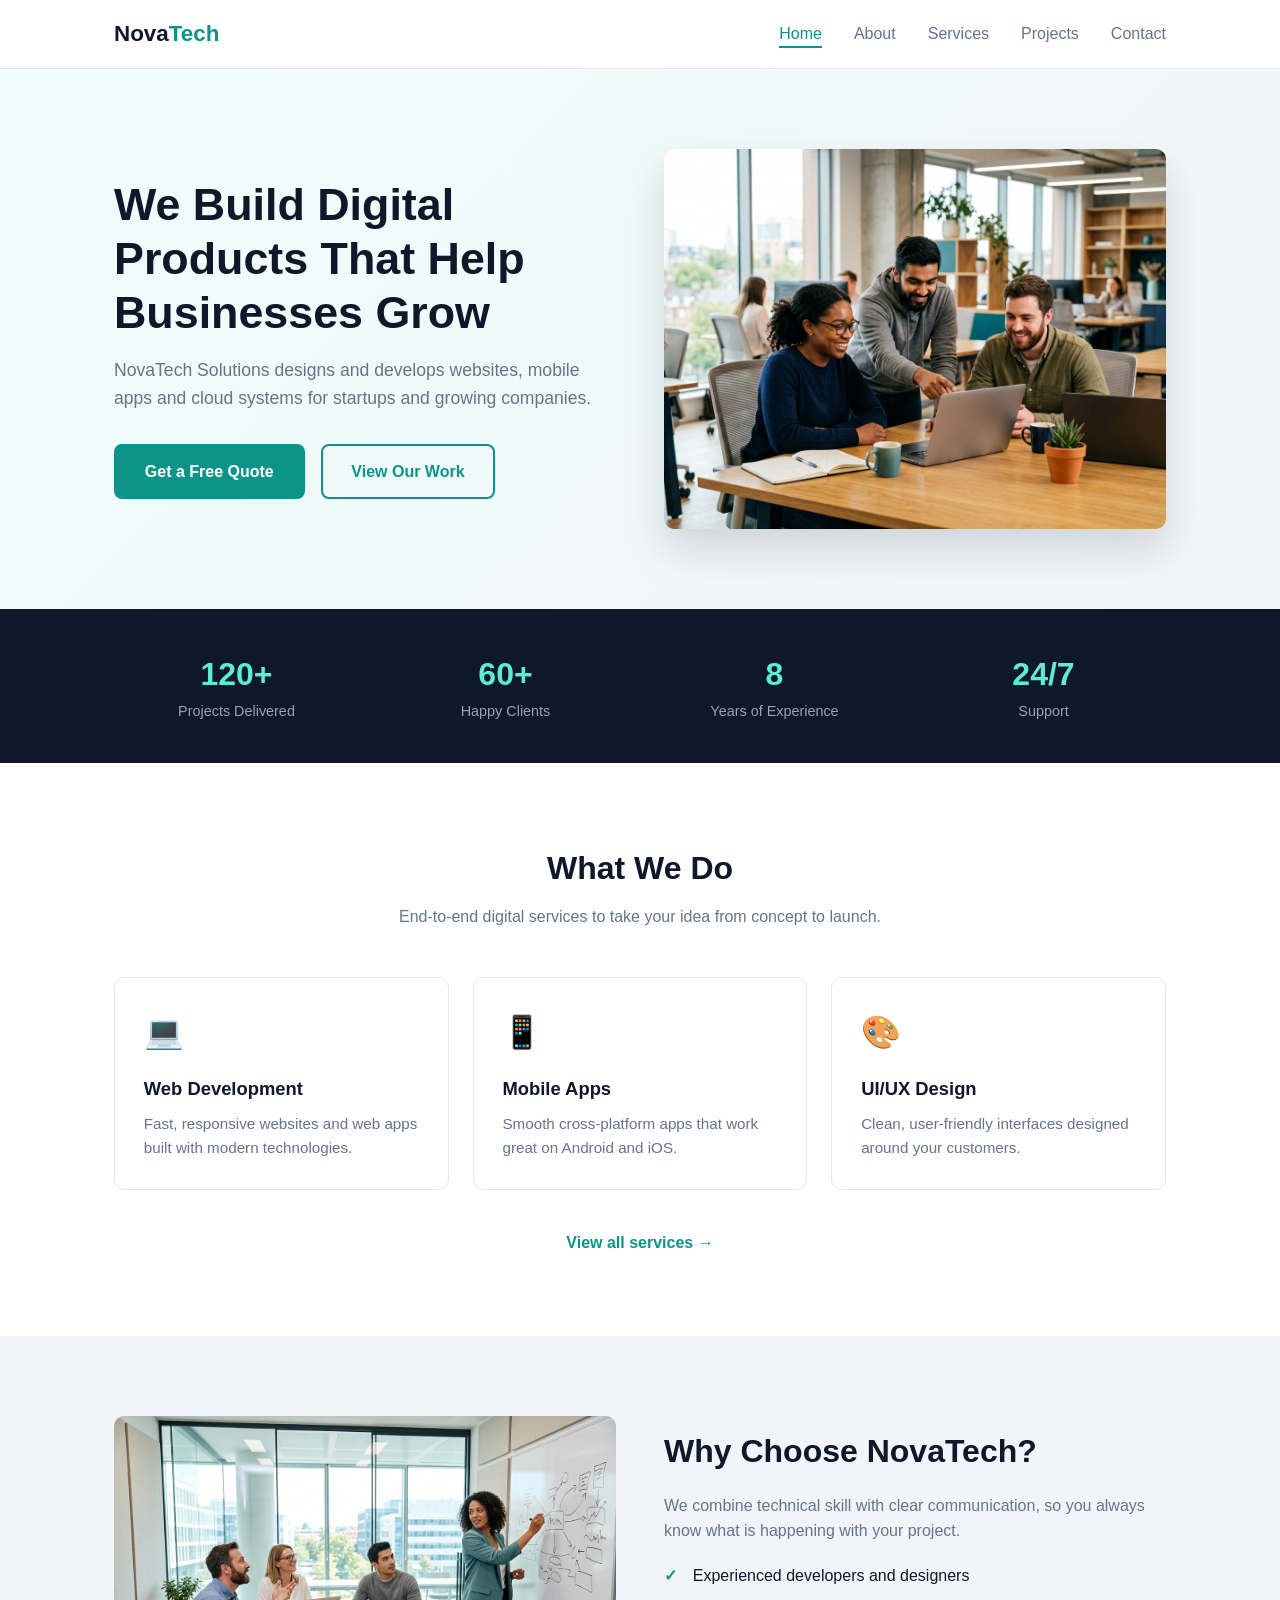
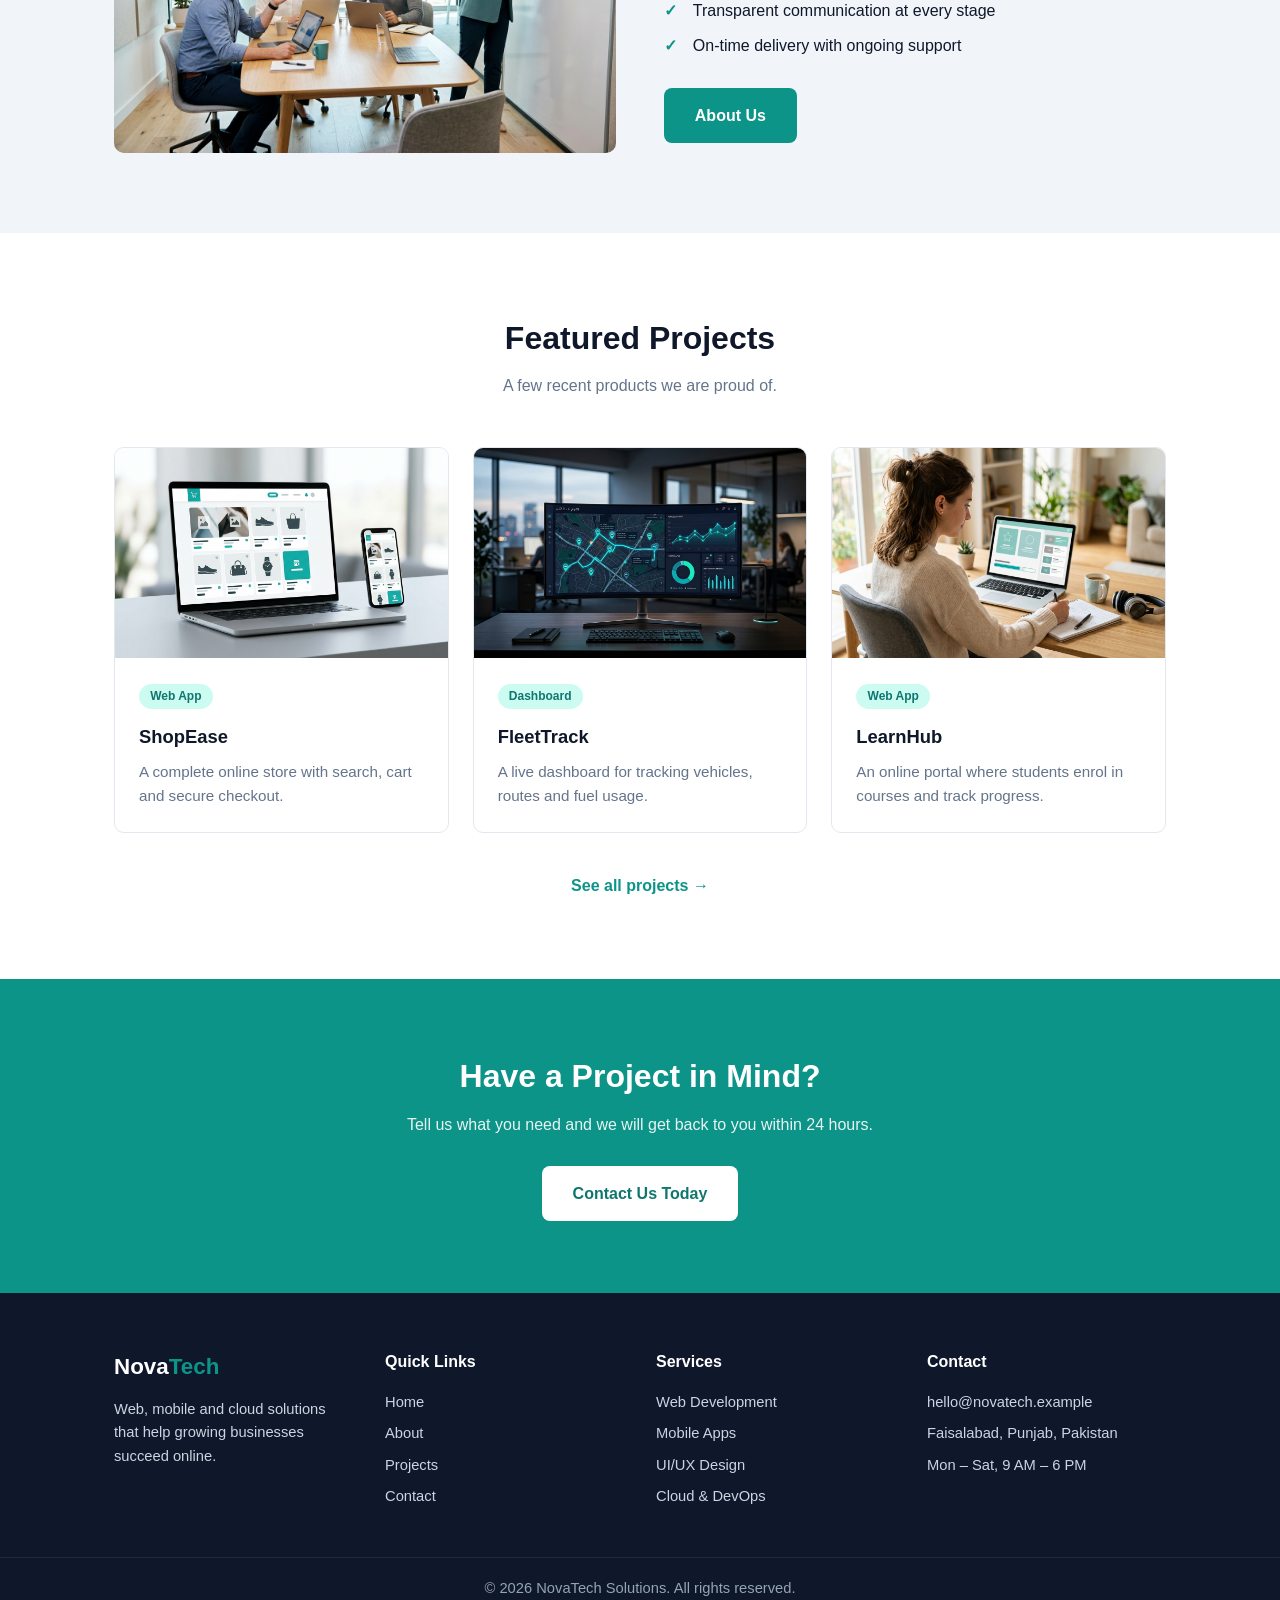
<file: index.html>
<!DOCTYPE html>
<html lang="en">

<head>
    <meta charset="UTF-8">
    <meta name="viewport" content="width=device-width, initial-scale=1.0">
    <meta name="description" content="NovaTech Solutions - web, mobile and cloud solutions for growing businesses.">
    <title>NovaTech Solutions | Home</title>
    <link rel="stylesheet" href="style/style.css">
</head>

<body>

    <header class="site-header">
        <div class="container nav">
            <a href="index.html" class="logo">Nova<span>Tech</span></a>
            <button class="menu-btn" id="menuBtn" aria-label="Toggle menu">☰</button>
            <nav>
                <ul class="nav-links" id="navLinks">
                    <li><a href="index.html">Home</a></li>
                    <li><a href="about.html">About</a></li>
                    <li><a href="services.html">Services</a></li>
                    <li><a href="projects.html">Projects</a></li>
                    <li><a href="contact.html">Contact</a></li>
                </ul>
            </nav>
        </div>
    </header>

    <main>
        <section class="hero">
            <div class="container hero-grid">
                <div>
                    <h1>We Build Digital Products That Help Businesses Grow</h1>
                    <p>NovaTech Solutions designs and develops websites, mobile apps and cloud systems for startups and
                        growing companies.</p>
                    <div class="hero-buttons">
                        <a href="contact.html" class="btn btn-primary">Get a Free Quote</a>
                        <a href="projects.html" class="btn btn-outline">View Our Work</a>
                    </div>
                </div>
                <img src="images/hero.jpg" alt="NovaTech team working together in a modern office" class="hero-img">
            </div>
        </section>
        <section class="stats">
            <div class="container grid">
                <div>
                    <h3>120+</h3>
                    <p>Projects Delivered</p>
                </div>
                <div>
                    <h3>60+</h3>
                    <p>Happy Clients</p>
                </div>
                <div>
                    <h3>8</h3>
                    <p>Years of Experience</p>
                </div>
                <div>
                    <h3>24/7</h3>
                    <p>Support</p>
                </div>
            </div>
        </section>

        <!-- Services preview -->
        <section class="section">
            <div class="container">
                <div class="section-title">
                    <h2>What We Do</h2>
                    <p>End-to-end digital services to take your idea from concept to launch.</p>
                </div>
                <div class="grid">
                    <div class="card">
                        <div class="card-icon">💻</div>
                        <h3>Web Development</h3>
                        <p>Fast, responsive websites and web apps built with modern technologies.</p>
                    </div>
                    <div class="card">
                        <div class="card-icon">📱</div>
                        <h3>Mobile Apps</h3>
                        <p>Smooth cross-platform apps that work great on Android and iOS.</p>
                    </div>
                    <div class="card">
                        <div class="card-icon">🎨</div>
                        <h3>UI/UX Design</h3>
                        <p>Clean, user-friendly interfaces designed around your customers.</p>
                    </div>
                </div>
                <p class="section-link"><a href="services.html" class="link-arrow">View all services →</a></p>
            </div>
        </section>

        <!-- Why choose us -->
        <section class="section bg-light">
            <div class="container split">
                <img src="images/about.jpg" alt="NovaTech team in a planning meeting" class="rounded">
                <div>
                    <h2>Why Choose NovaTech?</h2>
                    <p>We combine technical skill with clear communication, so you always know what is happening with
                        your project.</p>
                    <ul class="check-list">
                        <li>Experienced developers and designers</li>
                        <li>Transparent communication at every stage</li>
                        <li>On-time delivery with ongoing support</li>
                    </ul>
                    <a href="about.html" class="btn btn-primary">About Us</a>
                </div>
            </div>
        </section>

        <!-- Featured projects -->
        <section class="section">
            <div class="container">
                <div class="section-title">
                    <h2>Featured Projects</h2>
                    <p>A few recent products we are proud of.</p>
                </div>
                <div class="grid">
                    <article class="card project-card">
                        <img src="images/project1.jpg" alt="ShopEase online store">
                        <div class="card-body">
                            <span class="tag">Web App</span>
                            <h3>ShopEase</h3>
                            <p>A complete online store with search, cart and secure checkout.</p>
                        </div>
                    </article>
                    <article class="card project-card">
                        <img src="images/project2.jpg" alt="FleetTrack dashboard">
                        <div class="card-body">
                            <span class="tag">Dashboard</span>
                            <h3>FleetTrack</h3>
                            <p>A live dashboard for tracking vehicles, routes and fuel usage.</p>
                        </div>
                    </article>
                    <article class="card project-card">
                        <img src="images/project3.jpg" alt="LearnHub learning portal">
                        <div class="card-body">
                            <span class="tag">Web App</span>
                            <h3>LearnHub</h3>
                            <p>An online portal where students enrol in courses and track progress.</p>
                        </div>
                    </article>
                </div>
                <p class="section-link"><a href="projects.html" class="link-arrow">See all projects →</a></p>
            </div>
        </section>

        <!-- Call to action -->
        <section class="cta">
            <div class="container">
                <h2>Have a Project in Mind?</h2>
                <p>Tell us what you need and we will get back to you within 24 hours.</p>
                <a href="contact.html" class="btn btn-light">Contact Us Today</a>
            </div>
        </section>


    </main>

    <footer class="site-footer">
        <div class="container footer-grid">
            <div>
                <a href="index.html" class="logo">Nova<span>Tech</span></a>
                <p>Web, mobile and cloud solutions that help growing businesses succeed online.</p>
            </div>
            <div>
                <h4>Quick Links</h4>
                <ul>
                    <li><a href="index.html">Home</a></li>
                    <li><a href="about.html">About</a></li>
                    <li><a href="projects.html">Projects</a></li>
                    <li><a href="contact.html">Contact</a></li>
                </ul>
            </div>
            <div>
                <h4>Services</h4>
                <ul>
                    <li><a href="services.html">Web Development</a></li>
                    <li><a href="services.html">Mobile Apps</a></li>
                    <li><a href="services.html">UI/UX Design</a></li>
                    <li><a href="services.html">Cloud &amp; DevOps</a></li>
                </ul>
            </div>
            <div>
                <h4>Contact</h4>
                <p>hello@novatech.example</p>
                <p>Faisalabad, Punjab, Pakistan</p>
                <p>Mon – Sat, 9 AM – 6 PM</p>
            </div>
        </div>
        <div class="footer-bottom">
            <p>&copy; <span id="year"></span> NovaTech Solutions. All rights reserved.</p>
        </div>
    </footer>

    <script src="js/script.js"></script>
</body>

</html>
</file>
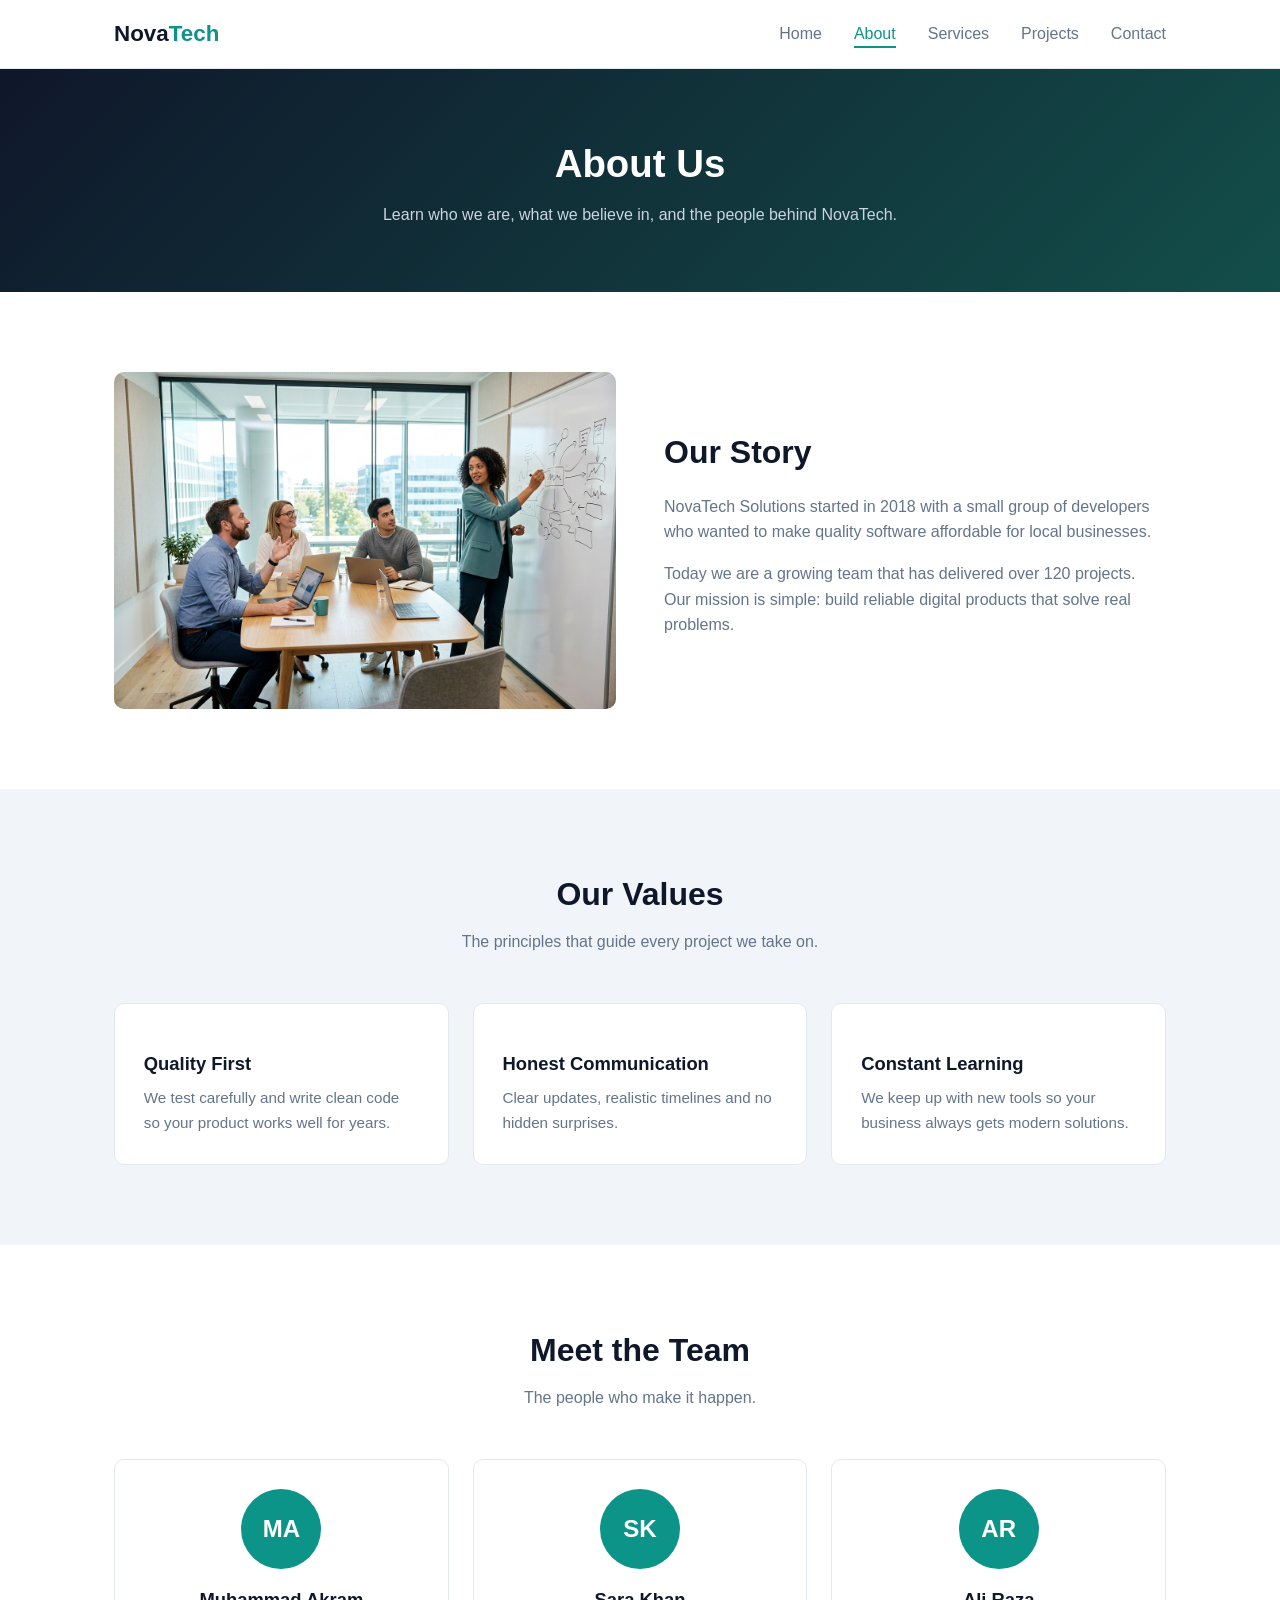
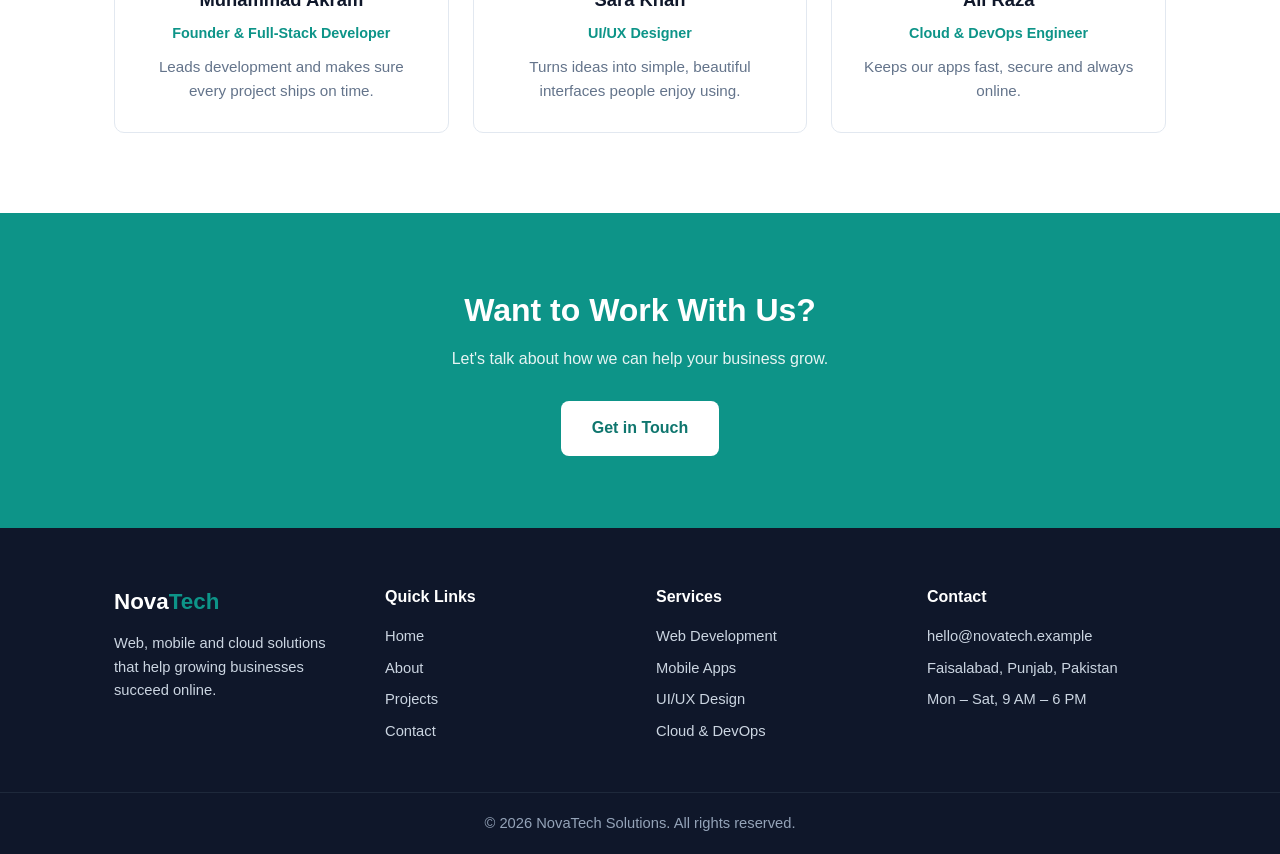
<file: about.html>
<!DOCTYPE html>
<html lang="en">

<head>
    <meta charset="UTF-8">
    <meta name="viewport" content="width=device-width, initial-scale=1.0">
    <meta name="description" content="NovaTech Solutions - web, mobile and cloud solutions for growing businesses.">
    <title>About Us | NovaTech Solutions</title>
    <link rel="stylesheet" href="style/style.css">
</head>

<body>

    <header class="site-header">
        <div class="container nav">
            <a href="index.html" class="logo">Nova<span>Tech</span></a>
            <button class="menu-btn" id="menuBtn" aria-label="Toggle menu">☰</button>
            <nav>
                <ul class="nav-links" id="navLinks">
                    <li><a href="index.html">Home</a></li>
                    <li><a href="about.html" class="active">About</a></li>
                    <li><a href="services.html">Services</a></li>
                    <li><a href="projects.html">Projects</a></li>
                    <li><a href="contact.html">Contact</a></li>
                </ul>
            </nav>
        </div>
    </header>

    <main>
        <section class="page-header">
            <div class="container">
                <h1>About Us</h1>
                <p>Learn who we are, what we believe in, and the people behind NovaTech.</p>
            </div>
        </section>

        <section class="section">
            <div class="container split">
                <img src="images/about.jpg" alt="NovaTech team in a planning meeting" class="rounded">
                <div>
                    <h2>Our Story</h2>
                    <p>NovaTech Solutions started in 2018 with a small group of developers who wanted to make quality
                        software affordable for local businesses.</p>
                    <p>Today we are a growing team that has delivered over 120 projects. Our mission is simple: build
                        reliable digital products that solve real problems.</p>
                </div>
            </div>
        </section>

        <section class="section bg-light">
            <div class="container">
                <div class="section-title">
                    <h2>Our Values</h2>
                    <p>The principles that guide every project we take on.</p>
                </div>
                <div class="grid">
                    <div class="card">
                        <div class="card-icon"></div>
                        <h3>Quality First</h3>
                        <p>We test carefully and write clean code so your product works well for years.</p>
                    </div>
                    <div class="card">
                        <div class="card-icon"></div>
                        <h3>Honest Communication</h3>
                        <p>Clear updates, realistic timelines and no hidden surprises.</p>
                    </div>
                    <div class="card">
                        <div class="card-icon"></div>
                        <h3>Constant Learning</h3>
                        <p>We keep up with new tools so your business always gets modern solutions.</p>
                    </div>
                </div>
            </div>
        </section>

        <section class="section">
            <div class="container">
                <div class="section-title">
                    <h2>Meet the Team</h2>
                    <p>The people who make it happen.</p>
                </div>
                <div class="grid">
                    <div class="card team-card">
                        <div class="avatar">MA</div>
                        <h3>Muhammad Akram</h3>
                        <p class="role">Founder &amp; Full-Stack Developer</p>
                        <p>Leads development and makes sure every project ships on time.</p>
                    </div>
                    <div class="card team-card">
                        <div class="avatar">SK</div>
                        <h3>Sara Khan</h3>
                        <p class="role">UI/UX Designer</p>
                        <p>Turns ideas into simple, beautiful interfaces people enjoy using.</p>
                    </div>
                    <div class="card team-card">
                        <div class="avatar">AR</div>
                        <h3>Ali Raza</h3>
                        <p class="role">Cloud &amp; DevOps Engineer</p>
                        <p>Keeps our apps fast, secure and always online.</p>
                    </div>
                </div>
            </div>
        </section>

        <section class="cta">
            <div class="container">
                <h2>Want to Work With Us?</h2>
                <p>Let's talk about how we can help your business grow.</p>
                <a href="contact.html" class="btn btn-light">Get in Touch</a>
            </div>
        </section>
    </main>

    <footer class="site-footer">
        <div class="container footer-grid">
            <div>
                <a href="index.html" class="logo">Nova<span>Tech</span></a>
                <p>Web, mobile and cloud solutions that help growing businesses succeed online.</p>
            </div>
            <div>
                <h4>Quick Links</h4>
                <ul>
                    <li><a href="index.html">Home</a></li>
                    <li><a href="about.html">About</a></li>
                    <li><a href="projects.html">Projects</a></li>
                    <li><a href="contact.html">Contact</a></li>
                </ul>
            </div>
            <div>
                <h4>Services</h4>
                <ul>
                    <li><a href="services.html">Web Development</a></li>
                    <li><a href="services.html">Mobile Apps</a></li>
                    <li><a href="services.html">UI/UX Design</a></li>
                    <li><a href="services.html">Cloud &amp; DevOps</a></li>
                </ul>
            </div>
            <div>
                <h4>Contact</h4>
                <p>hello@novatech.example</p>
                <p>Faisalabad, Punjab, Pakistan</p>
                <p>Mon – Sat, 9 AM – 6 PM</p>
            </div>
        </div>
        <div class="footer-bottom">
            <p>&copy; <span id="year"></span> NovaTech Solutions. All rights reserved.</p>
        </div>
    </footer>

    <script src="js/script.js"></script>
</body>

</html>
</file>
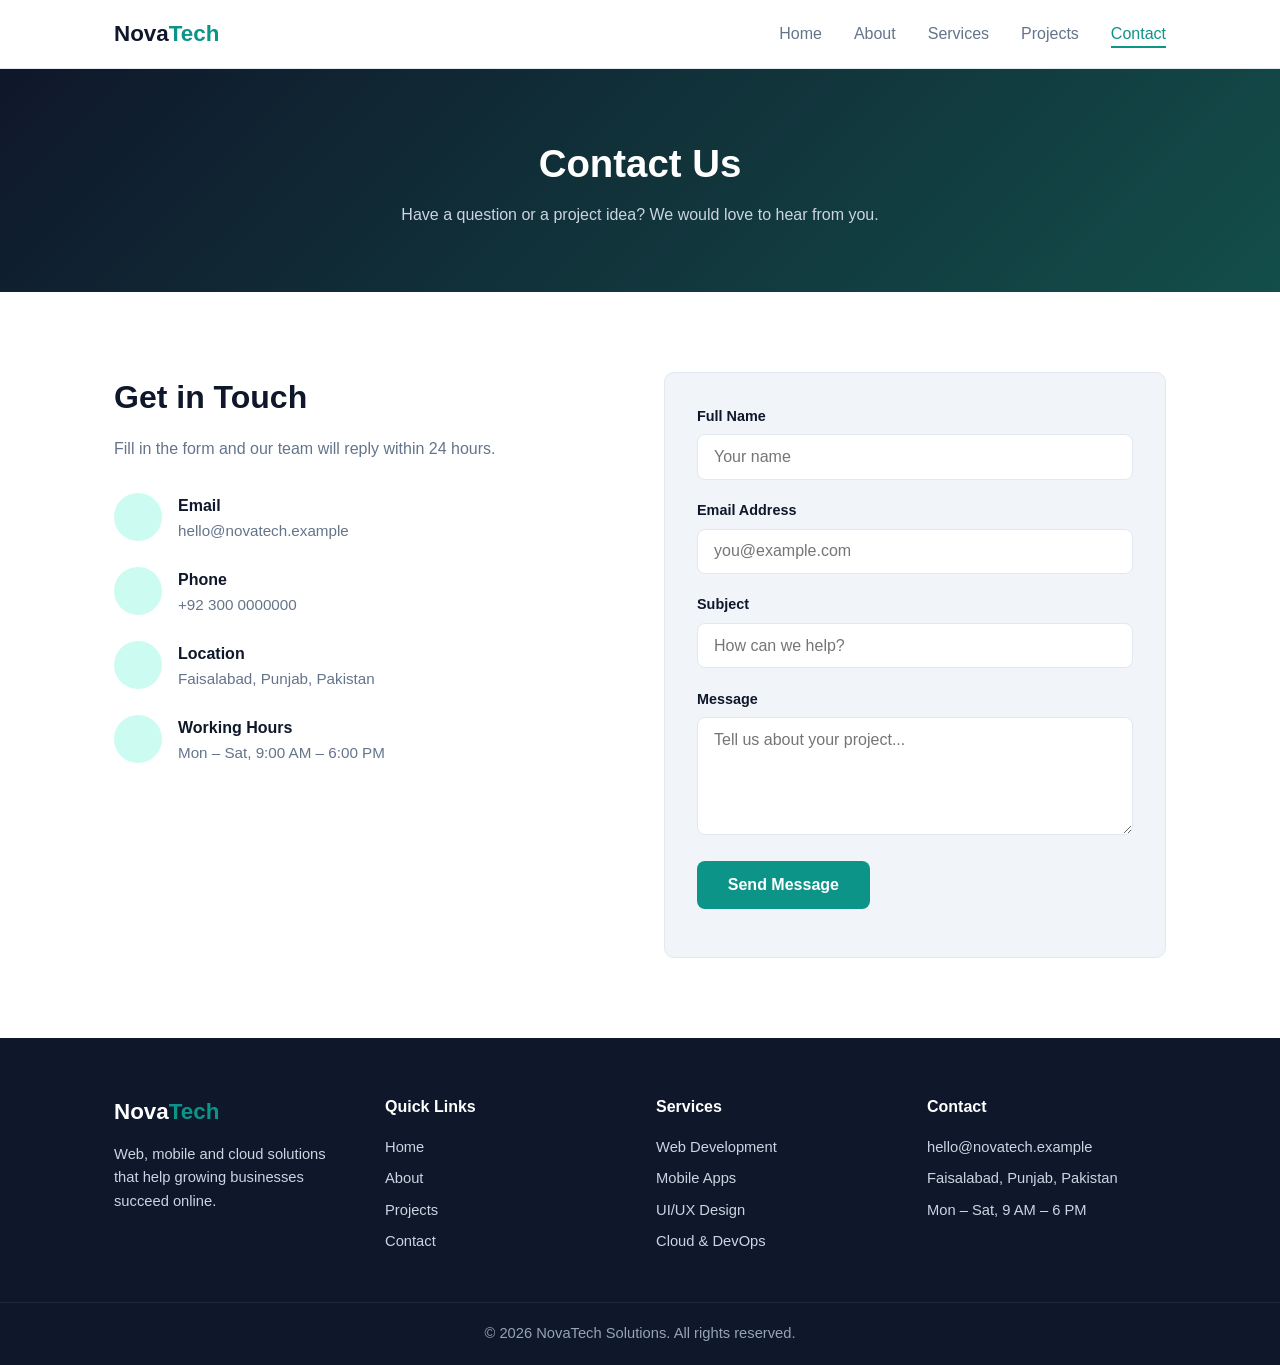
<file: contact.html>
<!DOCTYPE html>
<html lang="en">

<head>
    <meta charset="UTF-8">
    <meta name="viewport" content="width=device-width, initial-scale=1.0">
    <meta name="description" content="NovaTech Solutions - web, mobile and cloud solutions for growing businesses.">
    <title>Contact | NovaTech Solutions</title>
    <link rel="stylesheet" href="style/style.css">
</head>

<body>

    <header class="site-header">
        <div class="container nav">
            <a href="index.html" class="logo">Nova<span>Tech</span></a>
            <button class="menu-btn" id="menuBtn" aria-label="Toggle menu">☰</button>
            <nav>
                <ul class="nav-links" id="navLinks">
                    <li><a href="index.html">Home</a></li>
                    <li><a href="about.html">About</a></li>
                    <li><a href="services.html">Services</a></li>
                    <li><a href="projects.html">Projects</a></li>
                    <li><a href="contact.html">Contact</a></li>
                </ul>
            </nav>
        </div>
    </header>

    <main>
        <section class="page-header">
            <div class="container">
                <h1>Contact Us</h1>
                <p>Have a question or a project idea? We would love to hear from you.</p>
            </div>
        </section>

        <section class="section">
            <div class="container contact-grid">
                <div>
                    <h2>Get in Touch</h2>
                    <p class="lead">Fill in the form and our team will reply within 24 hours.</p>
                    <ul class="info-list">
                        <li>
                            <span class="info-icon"></span>
                            <div>
                                <h4>Email</h4>
                                <p>hello@novatech.example</p>
                            </div>
                        </li>
                        <li>
                            <span class="info-icon"></span>
                            <div>
                                <h4>Phone</h4>
                                <p>+92 300 0000000</p>
                            </div>
                        </li>
                        <li>
                            <span class="info-icon"></span>
                            <div>
                                <h4>Location</h4>
                                <p>Faisalabad, Punjab, Pakistan</p>
                            </div>
                        </li>
                        <li>
                            <span class="info-icon"></span>
                            <div>
                                <h4>Working Hours</h4>
                                <p>Mon – Sat, 9:00 AM – 6:00 PM</p>
                            </div>
                        </li>
                    </ul>
                </div>

                <form class="contact-form" id="contactForm" novalidate>
                    <div class="form-group">
                        <label for="fullName">Full Name</label>
                        <input type="text" id="fullName" placeholder="Your name">
                    </div>
                    <div class="form-group">
                        <label for="email">Email Address</label>
                        <input type="email" id="email" placeholder="you@example.com">
                    </div>
                    <div class="form-group">
                        <label for="subject">Subject</label>
                        <input type="text" id="subject" placeholder="How can we help?">
                    </div>
                    <div class="form-group">
                        <label for="message">Message</label>
                        <textarea id="message" rows="5" placeholder="Tell us about your project..."></textarea>
                    </div>
                    <button type="submit" class="btn btn-primary">Send Message</button>
                    <p class="form-msg" id="formMsg" role="status"></p>
                </form>
            </div>
        </section>
    </main>

    <footer class="site-footer">
        <div class="container footer-grid">
            <div>
                <a href="index.html" class="logo">Nova<span>Tech</span></a>
                <p>Web, mobile and cloud solutions that help growing businesses succeed online.</p>
            </div>
            <div>
                <h4>Quick Links</h4>
                <ul>
                    <li><a href="index.html">Home</a></li>
                    <li><a href="about.html">About</a></li>
                    <li><a href="projects.html">Projects</a></li>
                    <li><a href="contact.html">Contact</a></li>
                </ul>
            </div>
            <div>
                <h4>Services</h4>
                <ul>
                    <li><a href="services.html">Web Development</a></li>
                    <li><a href="services.html">Mobile Apps</a></li>
                    <li><a href="services.html">UI/UX Design</a></li>
                    <li><a href="services.html">Cloud &amp; DevOps</a></li>
                </ul>
            </div>
            <div>
                <h4>Contact</h4>
                <p>hello@novatech.example</p>
                <p>Faisalabad, Punjab, Pakistan</p>
                <p>Mon – Sat, 9 AM – 6 PM</p>
            </div>
        </div>
        <div class="footer-bottom">
            <p>&copy; <span id="year"></span> NovaTech Solutions. All rights reserved.</p>
        </div>
    </footer>

    <script src="js/script.js"></script>
</body>

</html>
</file>
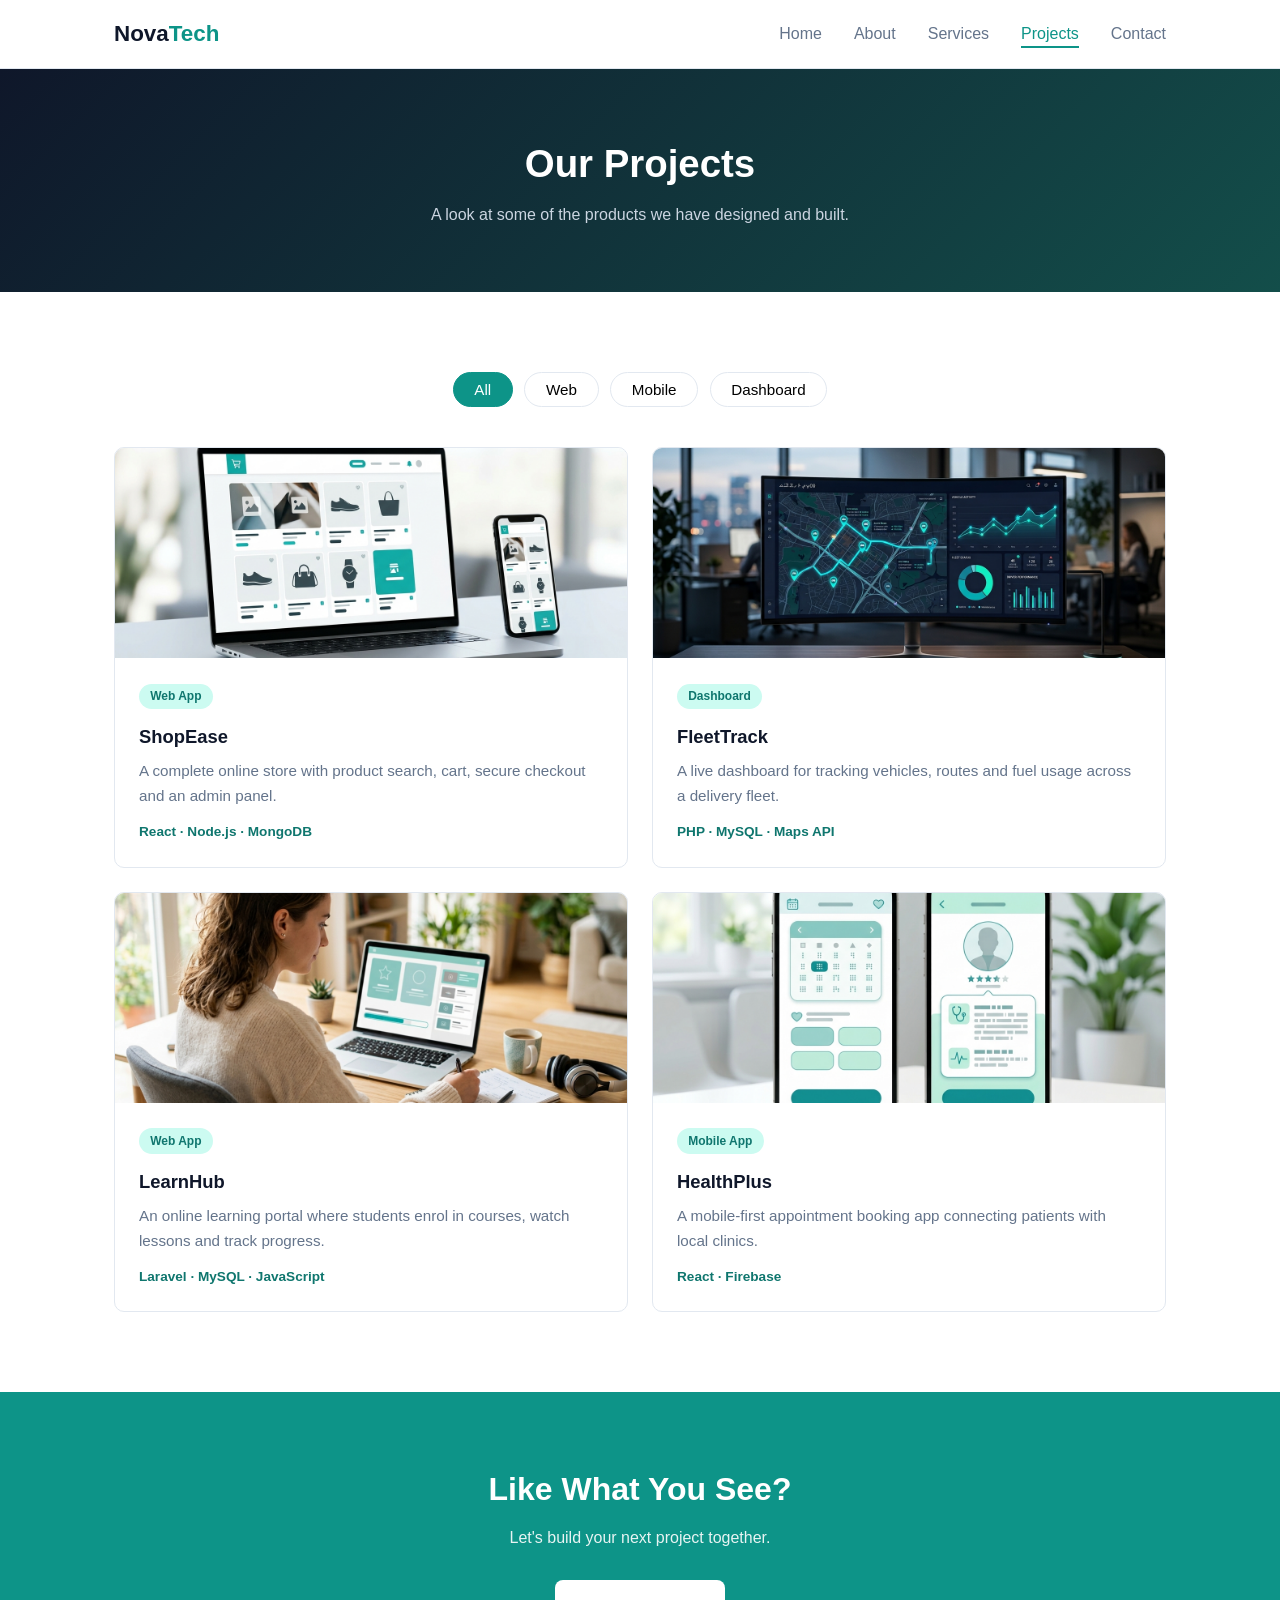
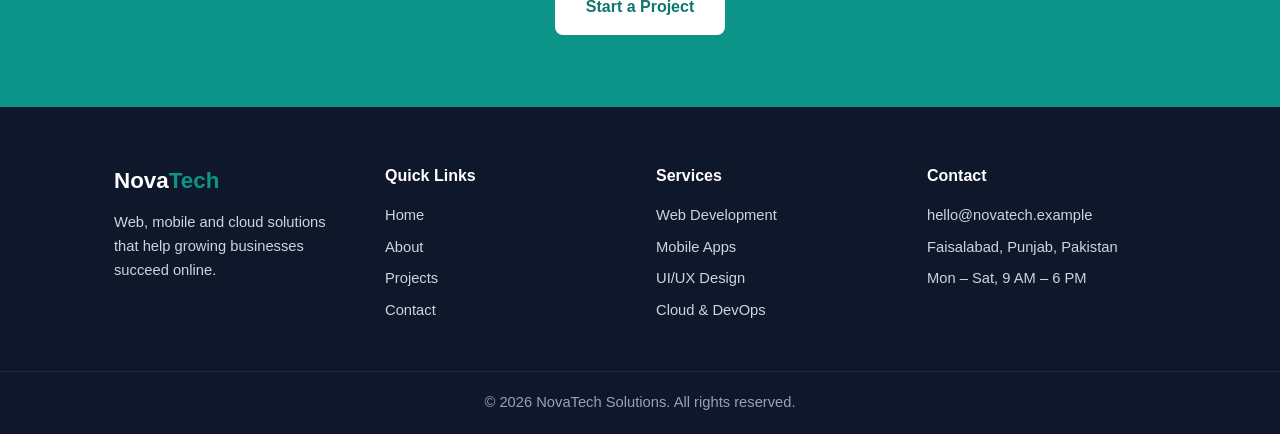
<file: projects.html>
<!DOCTYPE html>
<html lang="en">

<head>
    <meta charset="UTF-8">
    <meta name="viewport" content="width=device-width, initial-scale=1.0">
    <meta name="description" content="NovaTech Solutions - web, mobile and cloud solutions for growing businesses.">
    <title>Projects | NovaTech Solutions</title>
    <link rel="stylesheet" href="style/style.css">
</head>

<body>

    <header class="site-header">
        <div class="container nav">
            <a href="index.html" class="logo">Nova<span>Tech</span></a>
            <button class="menu-btn" id="menuBtn" aria-label="Toggle menu">☰</button>
            <nav>
                <ul class="nav-links" id="navLinks">
                    <li><a href="index.html">Home</a></li>
                    <li><a href="about.html">About</a></li>
                    <li><a href="services.html">Services</a></li>
                    <li><a href="projects.html">Projects</a></li>
                    <li><a href="contact.html">Contact</a></li>
                </ul>
            </nav>
        </div>
    </header>

    <main>
        <section class="page-header">
            <div class="container">
                <h1>Our Projects</h1>
                <p>A look at some of the products we have designed and built.</p>
            </div>
        </section>

        <section class="section">
            <div class="container">
                <div class="filter-bar">
                    <button class="filter-btn active" data-filter="all">All</button>
                    <button class="filter-btn" data-filter="web">Web</button>
                    <button class="filter-btn" data-filter="mobile">Mobile</button>
                    <button class="filter-btn" data-filter="dashboard">Dashboard</button>
                </div>

                <div class="grid grid-wide">
                    <article class="card project-card" data-category="web">
                        <img src="images/project1.jpg" alt="ShopEase online store">
                        <div class="card-body">
                            <span class="tag">Web App</span>
                            <h3>ShopEase</h3>
                            <p>A complete online store with product search, cart, secure checkout and an admin panel.
                            </p>
                            <p class="tech">React · Node.js · MongoDB</p>
                        </div>
                    </article>
                    <article class="card project-card" data-category="dashboard">
                        <img src="images/project2.jpg" alt="FleetTrack dashboard">
                        <div class="card-body">
                            <span class="tag">Dashboard</span>
                            <h3>FleetTrack</h3>
                            <p>A live dashboard for tracking vehicles, routes and fuel usage across a delivery fleet.
                            </p>
                            <p class="tech">PHP · MySQL · Maps API</p>
                        </div>
                    </article>
                    <article class="card project-card" data-category="web">
                        <img src="images/project3.jpg" alt="LearnHub learning portal">
                        <div class="card-body">
                            <span class="tag">Web App</span>
                            <h3>LearnHub</h3>
                            <p>An online learning portal where students enrol in courses, watch lessons and track
                                progress.</p>
                            <p class="tech">Laravel · MySQL · JavaScript</p>
                        </div>
                    </article>
                    <article class="card project-card" data-category="mobile">
                        <img src="images/project4.jpg" alt="HealthPlus appointment app">
                        <div class="card-body">
                            <span class="tag">Mobile App</span>
                            <h3>HealthPlus</h3>
                            <p>A mobile-first appointment booking app connecting patients with local clinics.</p>
                            <p class="tech">React · Firebase</p>
                        </div>
                    </article>
                </div>
            </div>
        </section>

        <section class="cta">
            <div class="container">
                <h2>Like What You See?</h2>
                <p>Let's build your next project together.</p>
                <a href="contact.html" class="btn btn-light">Start a Project</a>
            </div>
        </section>
    </main>

    <footer class="site-footer">
        <div class="container footer-grid">
            <div>
                <a href="index.html" class="logo">Nova<span>Tech</span></a>
                <p>Web, mobile and cloud solutions that help growing businesses succeed online.</p>
            </div>
            <div>
                <h4>Quick Links</h4>
                <ul>
                    <li><a href="index.html">Home</a></li>
                    <li><a href="about.html">About</a></li>
                    <li><a href="projects.html">Projects</a></li>
                    <li><a href="contact.html">Contact</a></li>
                </ul>
            </div>
            <div>
                <h4>Services</h4>
                <ul>
                    <li><a href="services.html">Web Development</a></li>
                    <li><a href="services.html">Mobile Apps</a></li>
                    <li><a href="services.html">UI/UX Design</a></li>
                    <li><a href="services.html">Cloud &amp; DevOps</a></li>
                </ul>
            </div>
            <div>
                <h4>Contact</h4>
                <p>hello@novatech.example</p>
                <p>Faisalabad, Punjab, Pakistan</p>
                <p>Mon – Sat, 9 AM – 6 PM</p>
            </div>
        </div>
        <div class="footer-bottom">
            <p>&copy; <span id="year"></span> NovaTech Solutions. All rights reserved.</p>
        </div>
    </footer>

    <script src="js/script.js"></script>
</body>

</html>
</file>
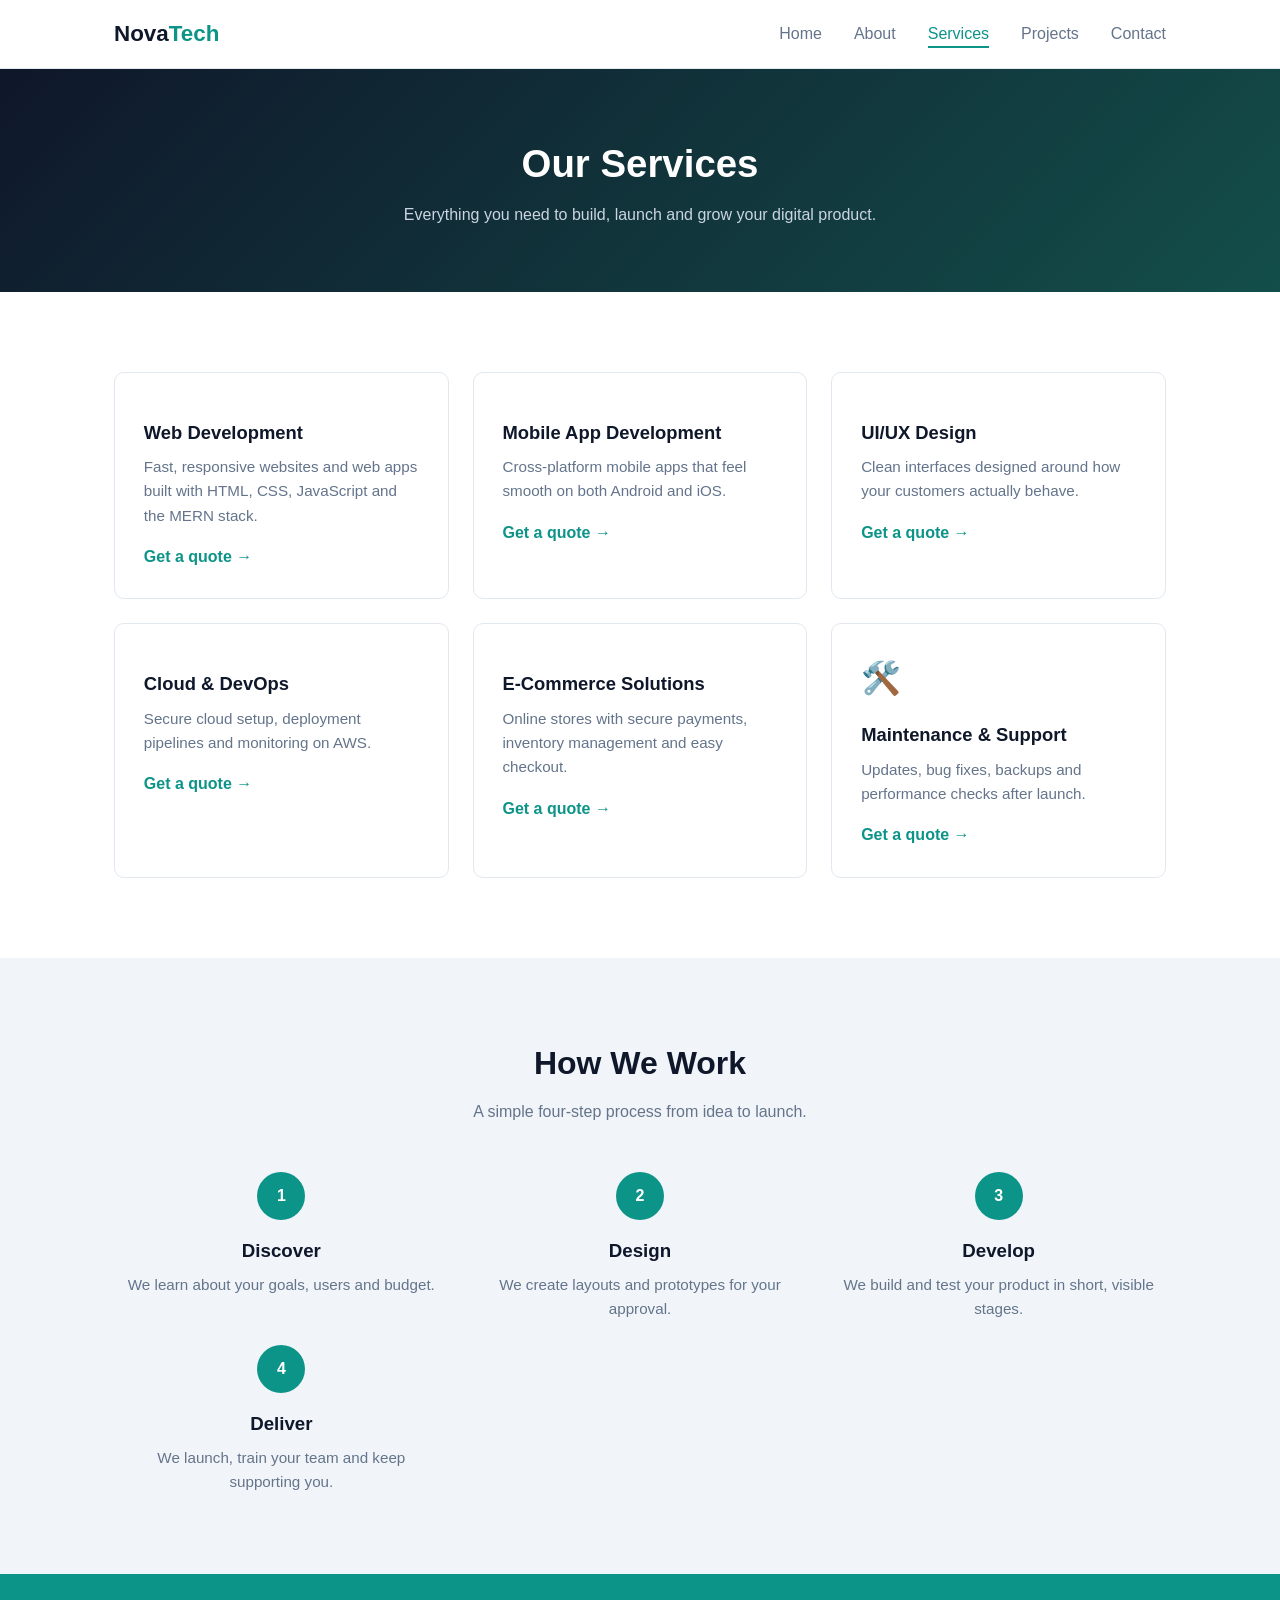
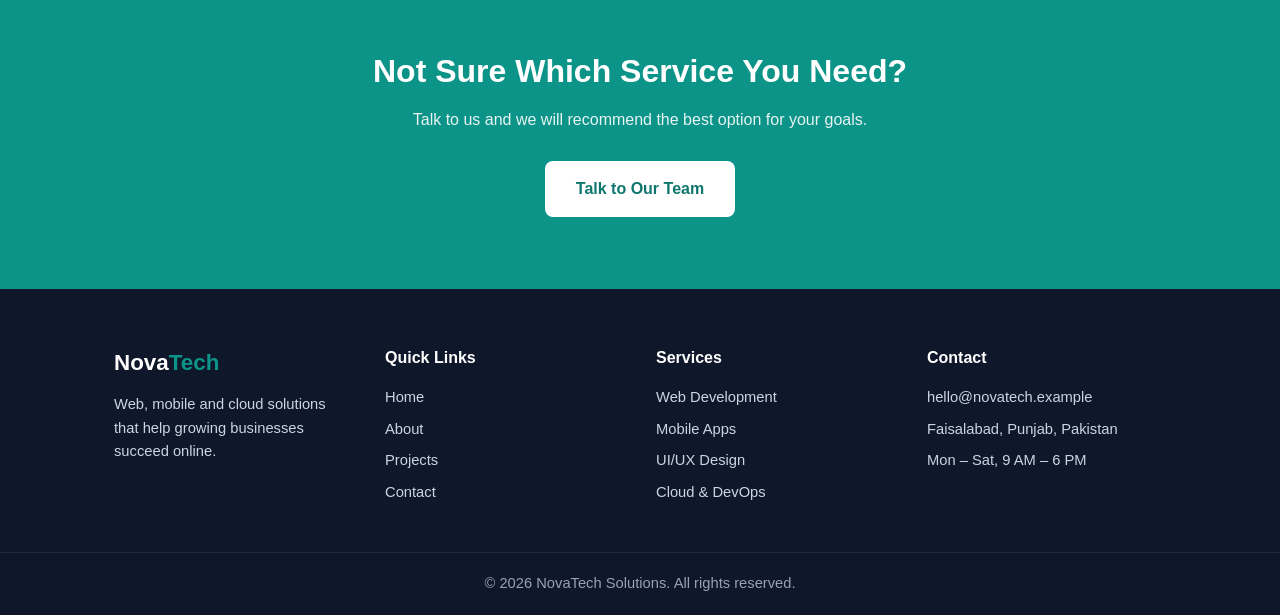
<file: services.html>
<!DOCTYPE html>
<html lang="en">

<head>
    <meta charset="UTF-8">
    <meta name="viewport" content="width=device-width, initial-scale=1.0">
    <meta name="description" content="NovaTech Solutions - web, mobile and cloud solutions for growing businesses.">
    <title>Services | NovaTech Solutions</title>
    <link rel="stylesheet" href="style/style.css">
</head>

<body>

    <header class="site-header">
        <div class="container nav">
            <a href="index.html" class="logo">Nova<span>Tech</span></a>
            <button class="menu-btn" id="menuBtn" aria-label="Toggle menu">☰</button>
            <nav>
                <ul class="nav-links" id="navLinks">
                    <li><a href="index.html">Home</a></li>
                    <li><a href="about.html">About</a></li>
                    <li><a href="services.html" class="active">Services</a></li>
                    <li><a href="projects.html">Projects</a></li>
                    <li><a href="contact.html">Contact</a></li>
                </ul>
            </nav>
        </div>
    </header>

    <main>
        <section class="page-header">
            <div class="container">
                <h1>Our Services</h1>
                <p>Everything you need to build, launch and grow your digital product.</p>
            </div>
        </section>

        <section class="section">
            <div class="container">
                <div class="grid">
                    <div class="card">
                        <div class="card-icon"></div>
                        <h3>Web Development</h3>
                        <p>Fast, responsive websites and web apps built with HTML, CSS, JavaScript and the MERN stack.
                        </p>
                        <a href="contact.html" class="link-arrow">Get a quote →</a>
                    </div>
                    <div class="card">
                        <div class="card-icon"></div>
                        <h3>Mobile App Development</h3>
                        <p>Cross-platform mobile apps that feel smooth on both Android and iOS.</p>
                        <a href="contact.html" class="link-arrow">Get a quote →</a>
                    </div>
                    <div class="card">
                        <div class="card-icon"></div>
                        <h3>UI/UX Design</h3>
                        <p>Clean interfaces designed around how your customers actually behave.</p>
                        <a href="contact.html" class="link-arrow">Get a quote →</a>
                    </div>
                    <div class="card">
                        <div class="card-icon"></div>
                        <h3>Cloud &amp; DevOps</h3>
                        <p>Secure cloud setup, deployment pipelines and monitoring on AWS.</p>
                        <a href="contact.html" class="link-arrow">Get a quote →</a>
                    </div>
                    <div class="card">
                        <div class="card-icon"></div>
                        <h3>E-Commerce Solutions</h3>
                        <p>Online stores with secure payments, inventory management and easy checkout.</p>
                        <a href="contact.html" class="link-arrow">Get a quote →</a>
                    </div>
                    <div class="card">
                        <div class="card-icon">🛠️</div>
                        <h3>Maintenance &amp; Support</h3>
                        <p>Updates, bug fixes, backups and performance checks after launch.</p>
                        <a href="contact.html" class="link-arrow">Get a quote →</a>
                    </div>
                </div>
            </div>
        </section>

        <section class="section bg-light">
            <div class="container">
                <div class="section-title">
                    <h2>How We Work</h2>
                    <p>A simple four-step process from idea to launch.</p>
                </div>
                <div class="grid">
                    <div class="step">
                        <span class="step-number">1</span>
                        <h3>Discover</h3>
                        <p>We learn about your goals, users and budget.</p>
                    </div>
                    <div class="step">
                        <span class="step-number">2</span>
                        <h3>Design</h3>
                        <p>We create layouts and prototypes for your approval.</p>
                    </div>
                    <div class="step">
                        <span class="step-number">3</span>
                        <h3>Develop</h3>
                        <p>We build and test your product in short, visible stages.</p>
                    </div>
                    <div class="step">
                        <span class="step-number">4</span>
                        <h3>Deliver</h3>
                        <p>We launch, train your team and keep supporting you.</p>
                    </div>
                </div>
            </div>
        </section>

        <section class="cta">
            <div class="container">
                <h2>Not Sure Which Service You Need?</h2>
                <p>Talk to us and we will recommend the best option for your goals.</p>
                <a href="contact.html" class="btn btn-light">Talk to Our Team</a>
            </div>
        </section>
    </main>

    <footer class="site-footer">
        <div class="container footer-grid">
            <div>
                <a href="index.html" class="logo">Nova<span>Tech</span></a>
                <p>Web, mobile and cloud solutions that help growing businesses succeed online.</p>
            </div>
            <div>
                <h4>Quick Links</h4>
                <ul>
                    <li><a href="index.html">Home</a></li>
                    <li><a href="about.html">About</a></li>
                    <li><a href="projects.html">Projects</a></li>
                    <li><a href="contact.html">Contact</a></li>
                </ul>
            </div>
            <div>
                <h4>Services</h4>
                <ul>
                    <li><a href="services.html">Web Development</a></li>
                    <li><a href="services.html">Mobile Apps</a></li>
                    <li><a href="services.html">UI/UX Design</a></li>
                    <li><a href="services.html">Cloud &amp; DevOps</a></li>
                </ul>
            </div>
            <div>
                <h4>Contact</h4>
                <p>hello@novatech.example</p>
                <p>Faisalabad, Punjab, Pakistan</p>
                <p>Mon – Sat, 9 AM – 6 PM</p>
            </div>
        </div>
        <div class="footer-bottom">
            <p>&copy; <span id="year"></span> NovaTech Solutions. All rights reserved.</p>
        </div>
    </footer>

    <script src="js/script.js"></script>
</body>

</html>
</file>
<file: style/style.css>
/* ===== Base ===== */
* {
    margin: 0;
    padding: 0;
    box-sizing: border-box;
}

:root {
    --primary: #0d9488;
    --primary-dark: #0f766e;
    --dark: #0f172a;
    --gray: #64748b;
    --light: #f1f5f9;
    --border: #e2e8f0;
    --radius: 10px;
}

html {
    scroll-behavior: smooth;
}

body {
    font-family: -apple-system, "Segoe UI", Roboto, Arial, sans-serif;
    line-height: 1.6;
    color: var(--dark);
}

img {
    max-width: 100%;
    display: block;
}

a {
    color: inherit;
    text-decoration: none;
}

ul {
    list-style: none;
}

.container {
    max-width: 1100px;
    margin: 0 auto;
    padding: 0 1.5rem;
}

/* ===== Buttons ===== */
.btn {
    display: inline-block;
    padding: 0.8rem 1.8rem;
    border-radius: 8px;
    border: 2px solid transparent;
    font-family: inherit;
    font-size: 1rem;
    font-weight: 600;
    cursor: pointer;
    transition: transform 0.15s ease, background 0.2s ease, color 0.2s ease;
}

.btn:hover {
    transform: translateY(-2px);
}

.btn-primary {
    background: var(--primary);
    color: #fff;
}

.btn-primary:hover {
    background: var(--primary-dark);
}

.btn-outline {
    border-color: var(--primary);
    color: var(--primary);
}

.btn-outline:hover {
    background: var(--primary);
    color: #fff;
}

.btn-light {
    background: #fff;
    color: var(--primary-dark);
}

.btn-light:hover {
    background: var(--light);
}

/* ===== Header ===== */
.site-header {
    background: #fff;
    border-bottom: 1px solid var(--border);
    position: sticky;
    top: 0;
    z-index: 100;
}

.nav {
    display: flex;
    align-items: center;
    justify-content: space-between;
    padding: 1rem 1.5rem;
}

.logo {
    font-size: 1.4rem;
    font-weight: 700;
}

.logo span {
    color: var(--primary);
}

.nav-links {
    display: flex;
    gap: 2rem;
}

.nav-links a {
    font-weight: 500;
    color: var(--gray);
    padding-bottom: 4px;
    border-bottom: 2px solid transparent;
    transition: color 0.2s ease, border-color 0.2s ease;
}

.nav-links a:hover,
.nav-links a.active {
    color: var(--primary);
    border-color: var(--primary);
}

.menu-btn {
    display: none;
    background: none;
    border: none;
    font-size: 1.6rem;
    cursor: pointer;
}

/* ===== Footer ===== */
.site-footer {
    background: var(--dark);
    color: #cbd5e1;
    padding-top: 3.5rem;
}

.footer-grid {
    display: grid;
    grid-template-columns: repeat(auto-fit, minmax(200px, 1fr));
    gap: 2rem;
    padding-bottom: 2.5rem;
}

.site-footer .logo {
    display: inline-block;
    color: #fff;
    margin-bottom: 0.8rem;
}

.site-footer h4 {
    color: #fff;
    margin-bottom: 1rem;
    font-size: 1rem;
}

.site-footer p,
.site-footer li {
    font-size: 0.92rem;
    margin-bottom: 0.5rem;
}

.site-footer a:hover {
    color: #fff;
}

.footer-bottom {
    border-top: 1px solid #1e293b;
    text-align: center;
    padding: 1.2rem;
    font-size: 0.85rem;
    color: #94a3b8;
}

.footer-bottom p {
    margin: 0;
}

/* ===== Reusable components ===== */
.section {
    padding: 5rem 0;
}

.bg-light {
    background: var(--light);
}

.section-title {
    text-align: center;
    max-width: 600px;
    margin: 0 auto 3rem;
}

.section-title h2 {
    font-size: 2rem;
    margin-bottom: 0.6rem;
}

.section-title p {
    color: var(--gray);
}

.grid {
    display: grid;
    grid-template-columns: repeat(auto-fit, minmax(min(100%, 260px), 1fr));
    gap: 1.5rem;
}

.card {
    background: #fff;
    border: 1px solid var(--border);
    border-radius: var(--radius);
    padding: 1.8rem;
    transition: transform 0.2s ease, box-shadow 0.2s ease;
}

.card:hover {
    transform: translateY(-6px);
    box-shadow: 0 12px 28px rgba(15, 23, 42, 0.1);
}

.card-icon {
    font-size: 2rem;
    margin-bottom: 1rem;
}

.card h3 {
    font-size: 1.15rem;
    margin-bottom: 0.5rem;
}

.card p {
    color: var(--gray);
    font-size: 0.95rem;
}

.tag {
    display: inline-block;
    background: #ccfbf1;
    color: var(--primary-dark);
    font-size: 0.75rem;
    font-weight: 600;
    padding: 0.2rem 0.7rem;
    border-radius: 999px;
    margin-bottom: 0.8rem;
}

.link-arrow {
    color: var(--primary);
    font-weight: 600;
}

.link-arrow:hover {
    text-decoration: underline;
}

.section-link {
    text-align: center;
    margin-top: 2.5rem;
}

.split {
    display: grid;
    grid-template-columns: repeat(auto-fit, minmax(min(100%, 300px), 1fr));
    gap: 3rem;
    align-items: center;
}

.split h2 {
    font-size: 2rem;
    margin-bottom: 1rem;
}

.split p {
    color: var(--gray);
    margin-bottom: 1rem;
}

.rounded {
    border-radius: var(--radius);
}

.check-list {
    margin: 1.2rem 0 1.8rem;
}

.check-list li {
    position: relative;
    padding-left: 1.8rem;
    margin-bottom: 0.6rem;
}

.check-list li::before {
    content: "✓";
    position: absolute;
    left: 0;
    color: var(--primary);
    font-weight: 700;
}

.project-card {
    padding: 0;
    overflow: hidden;
}

.project-card img {
    width: 100%;
    height: 210px;
    object-fit: cover;
    transition: transform 0.3s ease;
}

.project-card:hover img {
    transform: scale(1.06);
}

.card-body {
    padding: 1.5rem;
}

.cta {
    background: var(--primary);
    color: #fff;
    text-align: center;
    padding: 4.5rem 0;
}

.cta h2 {
    font-size: 2rem;
    margin-bottom: 0.6rem;
}

.cta p {
    opacity: 0.9;
    margin-bottom: 1.8rem;
}

/* ===== Home page ===== */
.hero {
    background: linear-gradient(135deg, #f0fdfa, #f1f5f9);
    padding: 5rem 0;
}

.hero-grid {
    display: grid;
    grid-template-columns: repeat(auto-fit, minmax(min(100%, 300px), 1fr));
    gap: 3rem;
    align-items: center;
}

.hero h1 {
    font-size: 2.8rem;
    line-height: 1.2;
    margin-bottom: 1rem;
}

.hero p {
    color: var(--gray);
    font-size: 1.1rem;
    margin-bottom: 2rem;
}

.hero-buttons {
    display: flex;
    flex-wrap: wrap;
    gap: 1rem;
}

.hero-img {
    width: 100%;
    height: 380px;
    object-fit: cover;
    border-radius: var(--radius);
    box-shadow: 0 20px 40px rgba(15, 23, 42, 0.15);
}

.stats {
    background: var(--dark);
    color: #fff;
    text-align: center;
    padding: 2.5rem 0;
}

.stats .grid {
    grid-template-columns: repeat(auto-fit, minmax(min(100%, 150px), 1fr));
}

.stats h3 {
    font-size: 2rem;
    color: #5eead4;
}

.stats p {
    color: #94a3b8;
    font-size: 0.9rem;
}

/* ===== Inner page header (About, Services, Projects, Contact) ===== */
.page-header {
    background: linear-gradient(135deg, var(--dark), #134e4a);
    color: #fff;
    text-align: center;
    padding: 4rem 0;
}

.page-header h1 {
    font-size: 2.4rem;
    margin-bottom: 0.5rem;
}

.page-header p {
    max-width: 600px;
    margin: 0 auto;
    color: #cbd5e1;
}

/* ===== About page ===== */
.team-card {
    text-align: center;
}

.avatar {
    display: flex;
    align-items: center;
    justify-content: center;
    width: 80px;
    height: 80px;
    margin: 0 auto 1rem;
    border-radius: 50%;
    background: var(--primary);
    color: #fff;
    font-size: 1.5rem;
    font-weight: 700;
}

.team-card .role {
    color: var(--primary);
    font-weight: 600;
    font-size: 0.9rem;
    margin-bottom: 0.6rem;
}

/* ===== Services page ===== */
.card .link-arrow {
    display: inline-block;
    margin-top: 1rem;
}

.step {
    text-align: center;
    padding: 0 0.5rem;
}

.step-number {
    display: flex;
    align-items: center;
    justify-content: center;
    width: 48px;
    height: 48px;
    margin: 0 auto 1rem;
    border-radius: 50%;
    background: var(--primary);
    color: #fff;
    font-weight: 700;
}

.step h3 {
    margin-bottom: 0.4rem;
}

.step p {
    color: var(--gray);
    font-size: 0.95rem;
}

/* ===== Projects page ===== */
.grid-wide {
    grid-template-columns: repeat(auto-fill, minmax(min(100%, 440px), 1fr));
}

.project-card .tech {
    color: var(--primary-dark);
    font-size: 0.85rem;
    font-weight: 600;
    margin-top: 0.8rem;
}

.filter-bar {
    display: flex;
    flex-wrap: wrap;
    justify-content: center;
    gap: 0.7rem;
    margin-bottom: 2.5rem;
}

.filter-btn {
    padding: 0.5rem 1.3rem;
    border: 1px solid var(--border);
    border-radius: 999px;
    background: #fff;
    font-family: inherit;
    font-size: 0.95rem;
    font-weight: 500;
    cursor: pointer;
    transition: background 0.2s ease, color 0.2s ease, border-color 0.2s ease;
}

.filter-btn:hover {
    border-color: var(--primary);
    color: var(--primary);
}

.filter-btn.active {
    background: var(--primary);
    border-color: var(--primary);
    color: #fff;
}

/* ===== Contact page ===== */
.contact-grid {
    display: grid;
    grid-template-columns: repeat(auto-fit, minmax(min(100%, 300px), 1fr));
    gap: 3rem;
    align-items: start;
}

.contact-grid h2 {
    font-size: 2rem;
    margin-bottom: 0.8rem;
}

.lead {
    color: var(--gray);
    margin-bottom: 2rem;
}

.info-list li {
    display: flex;
    align-items: flex-start;
    gap: 1rem;
    margin-bottom: 1.5rem;
}

.info-icon {
    display: flex;
    align-items: center;
    justify-content: center;
    flex-shrink: 0;
    width: 48px;
    height: 48px;
    border-radius: 50%;
    background: #ccfbf1;
    font-size: 1.3rem;
}

.info-list h4 {
    font-size: 1rem;
}

.info-list p {
    color: var(--gray);
    font-size: 0.95rem;
}

.contact-form {
    background: var(--light);
    border: 1px solid var(--border);
    border-radius: var(--radius);
    padding: 2rem;
}

.form-group {
    margin-bottom: 1.2rem;
}

.form-group label {
    display: block;
    margin-bottom: 0.4rem;
    font-size: 0.9rem;
    font-weight: 600;
}

.form-group input,
.form-group textarea {
    width: 100%;
    padding: 0.8rem 1rem;
    border: 1px solid var(--border);
    border-radius: 8px;
    font-family: inherit;
    font-size: 1rem;
    resize: vertical;
}

.form-group input:focus,
.form-group textarea:focus {
    outline: none;
    border-color: var(--primary);
    box-shadow: 0 0 0 3px rgba(13, 148, 136, 0.15);
}

.form-msg {
    margin-top: 1rem;
    font-weight: 600;
}

.form-msg.error {
    color: #dc2626;
}

.form-msg.success {
    color: #059669;
}

/* ===== Accessibility ===== */
a:focus-visible,
button:focus-visible {
    outline: 2px solid var(--primary);
    outline-offset: 3px;
}

/* ===== Mobile menu + tablet + mobile (keep these LAST) ===== */
@media (max-width: 992px) {
    .section {
        padding: 4rem 0;
    }

    .hero h1 {
        font-size: 2.3rem;
    }
}

@media (max-width: 768px) {
    .menu-btn {
        display: block;
    }

    .nav-links {
        display: none;
        position: absolute;
        top: 100%;
        left: 0;
        right: 0;
        flex-direction: column;
        gap: 0;
        background: #fff;
        padding: 0.5rem 1.5rem 1rem;
        border-bottom: 1px solid var(--border);
    }

    .nav-links.show {
        display: flex;
    }

    .nav-links a {
        display: block;
        padding: 0.7rem 0;
    }
}

@media (max-width: 600px) {
    .hero {
        padding: 3rem 0;
    }

    .hero h1 {
        font-size: 1.8rem;
    }

    .hero-img {
        height: 240px;
    }

    .page-header {
        padding: 3rem 0;
    }

    .page-header h1 {
        font-size: 1.9rem;
    }

    .section-title h2,
    .split h2,
    .cta h2 {
        font-size: 1.6rem;
    }

    .btn {
        width: 100%;
        text-align: center;
    }

    .contact-form {
        padding: 1.5rem;
    }
}
</file>
